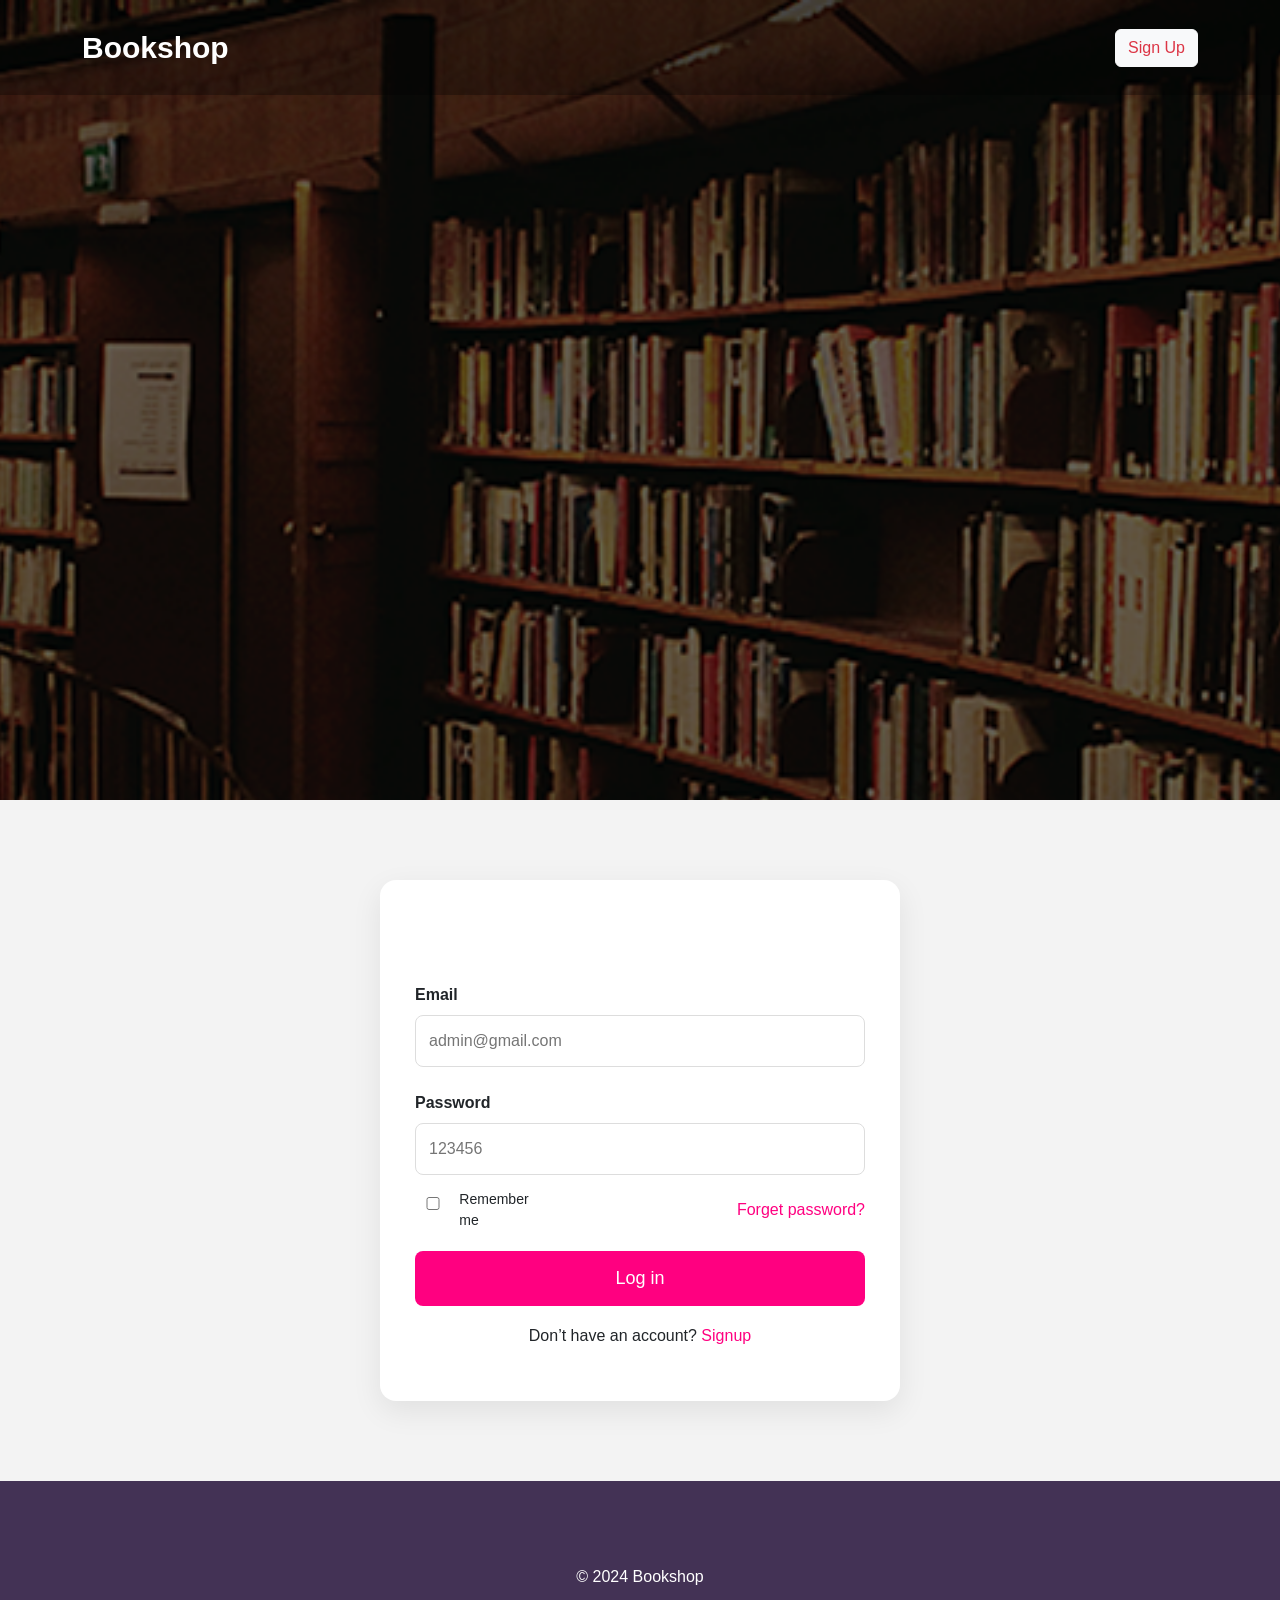
<file: bookshop-project/index.html>
<!-- =========================
index.html
صفحة تسجيل الدخول
========================= -->
<!DOCTYPE html>
<html lang="en">

<head>

<!-- ترميز الصفحة -->
<meta charset="UTF-8">

<!-- توافق الموبايل -->
<meta name="viewport" content="width=device-width, initial-scale=1.0">

<!-- عنوان الصفحة -->
<title>Bookshop | Login</title>

<!-- Bootstrap -->
<link href="https://cdn.jsdelivr.net/npm/bootstrap@5.3.8/dist/css/bootstrap.min.css" rel="stylesheet">

<!-- ملف CSS -->
<link rel="stylesheet" href="style.css">

<style>

/* الناف بار فوق الصورة */
.navbar{
z-index:1000;
}

/* قسم اللوجين فوق الصورة */
.login-section{
position:relative;
z-index:2000;
}

/* زرار اللوجين */
.login-btn{
position:relative;
z-index:3000;
cursor:pointer;
pointer-events:auto;
}

</style>

</head>

<body>

<!-- =========================
Navbar
========================= -->
<nav class="navbar navbar-expand-lg">

<div class="container">

<!-- اللوجو -->
<a href="home.html" class="navbar-brand text-white">
Bookshop
</a>

<!-- زرار التسجيل -->
<div class="ms-auto">

<button type="button"
class="btn btn-light text-danger"
onclick="window.location.href='signup.html'">

Sign Up

</button>

</div>

</div>

</nav>

<!-- =========================
Hero Image
========================= -->
<section class="hero"></section>

<!-- =========================
Login Form
========================= -->
<section class="login-section">

<div class="login-box">

<!-- عنوان -->
<h3>Welcome Back!</h3>

<!-- الإيميل -->
<label>Email</label>
<input type="email"
id="email"
placeholder="admin@gmail.com">

<!-- الباسورد -->
<label>Password</label>
<input type="password"
id="password"
placeholder="123456">

<!-- خيارات -->
<div class="options">

<div class="remember">

<input type="checkbox">

<span>Remember me</span>

</div>

<!-- نسيت كلمة السر -->
<a href="forgot.html">
Forget password?
</a>

</div>

<!-- زرار تسجيل الدخول -->
<button type="button"
class="login-btn"
id="loginBtn">

Log in

</button>

<!-- لينك التسجيل -->
<p class="signup-text">

Don’t have an account?

<a href="signup.html">
Signup
</a>

</p>

</div>

</section>

<!-- =========================
Footer
========================= -->
<footer class="footer">

<div class="container text-center p-4 text-white">

© 2024 Bookshop

</div>

</footer>

<!-- =========================
JavaScript
========================= -->
<script>

/* بعد تحميل الصفحة */
window.onload = function(){

/* لما يدوس لوجين */
document.getElementById("loginBtn").onclick = function(){

/* جلب القيم */
let email =
document.getElementById("email").value.trim();

let password =
document.getElementById("password").value.trim();

/* لو البيانات فاضية */
if(email === "" || password === ""){

alert("Please enter email and password");

return;

}

/* بيانات صحيحة */
if(email === "admin@gmail.com" &&
password === "123456"){

window.location.href = "home.html";

}

/* بيانات غلط */
else{

alert("Wrong email or password");

}

};

};

</script>

</body>
</html>
</file>
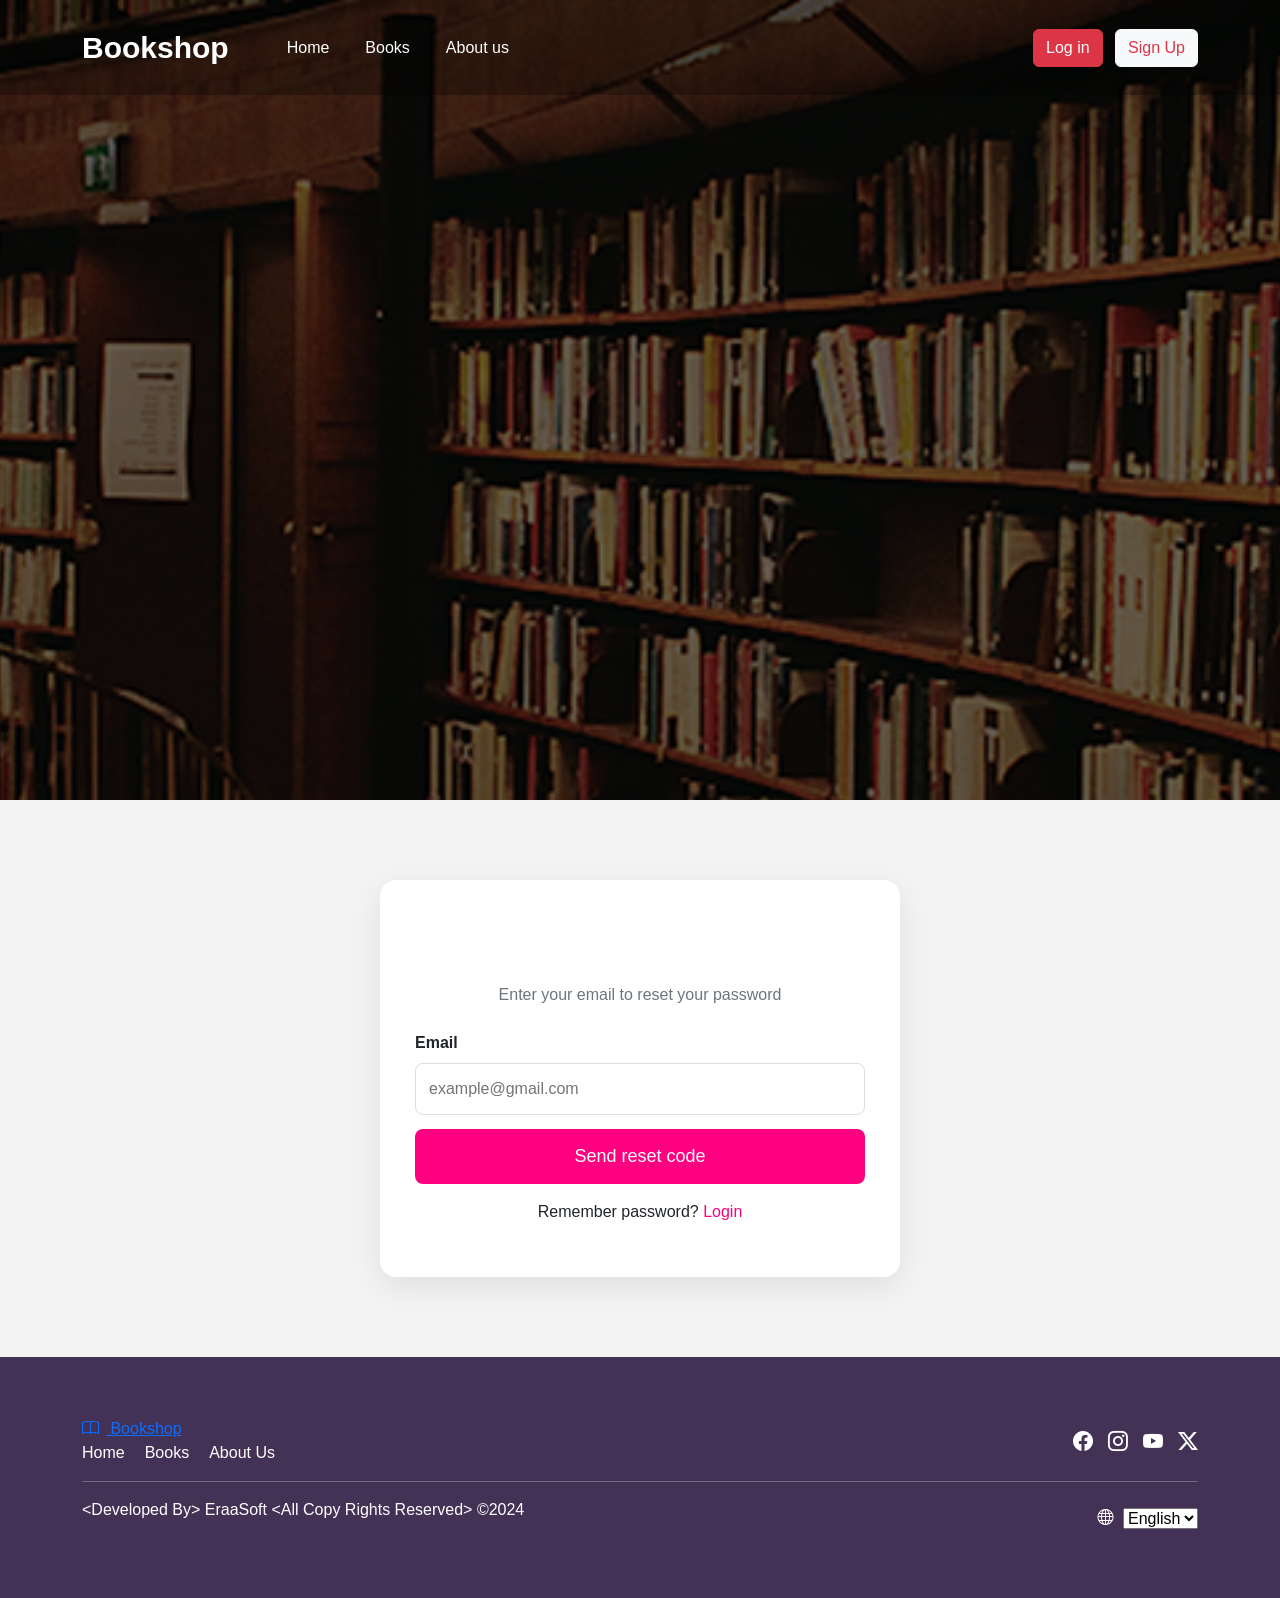
<file: bookshop-project/forgot.html>
<!-- =========================
forgot.html
صفحة نسيان كلمة المرور
========================= -->
<!DOCTYPE html>
<html lang="en">

<head>

<!-- ترميز الصفحة -->
<meta charset="UTF-8">

<!-- توافق الموبايل -->
<meta name="viewport" content="width=device-width, initial-scale=1.0">

<!-- عنوان الصفحة -->
<title>Bookshop | Forgot Password</title>

<!-- Bootstrap -->
<link href="https://cdn.jsdelivr.net/npm/bootstrap@5.3.8/dist/css/bootstrap.min.css" rel="stylesheet">

<!-- Bootstrap Icons -->
<link rel="stylesheet" href="https://cdn.jsdelivr.net/npm/bootstrap-icons@1.11.3/font/bootstrap-icons.min.css">

<!-- ملف CSS -->
<link rel="stylesheet" href="style.css">

</head>

<body>

<!-- =========================
Navbar
========================= -->
<nav class="navbar navbar-expand-lg">

<div class="container">

<!-- اللوجو -->
<a href="home.html" class="navbar-brand text-white">
Bookshop
</a>

<div class="collapse navbar-collapse">

<!-- روابط -->
<ul class="navbar-nav ms-4">

<li class="nav-item">
<a href="home.html" class="nav-link text-white">
Home
</a>
</li>

<li class="nav-item">
<a href="#" class="nav-link text-white">
Books
</a>
</li>

<li class="nav-item">
<a href="#" class="nav-link text-white">
About us
</a>
</li>

</ul>

<!-- أزرار -->
<div class="ms-auto">

<!-- Login -->
<button class="btn btn-danger me-2"
onclick="location.href='index.html'">

Log in

</button>

<!-- Signup -->
<button class="btn btn-light text-danger"
onclick="location.href='signup.html'">

Sign Up

</button>

</div>

</div>

</div>

</nav>

<!-- =========================
Hero Image
========================= -->
<section class="hero"></section>

<!-- =========================
Forgot Password Form
========================= -->
<section class="login-section">

<div class="login-box">

<!-- عنوان -->
<h3>Forget Password?</h3>

<!-- وصف -->
<p class="text-center text-secondary mb-4">

Enter your email to reset your password

</p>

<!-- الإيميل -->
<label>Email</label>

<input type="email"
placeholder="example@gmail.com">

<!-- زرار إرسال الكود -->
<button class="login-btn"
onclick="location.href='reset.html'">

Send reset code

</button>

<!-- رجوع -->
<p class="signup-text mt-3">

Remember password?

<a href="index.html">
Login
</a>

</p>

</div>

</section>

<!-- =========================
Footer
========================= -->
<footer class="footer">

<div class="container">

<div class="footer-top">

<!-- يسار -->
<div class="footer-left">

<a href="home.html" class="footer-logo">

<i class="bi bi-book me-2"></i>

Bookshop

</a>

<ul class="footer-links">

<li><a href="home.html">Home</a></li>
<li><a href="#">Books</a></li>
<li><a href="#">About Us</a></li>

</ul>

</div>

<!-- يمين -->
<div class="footer-right">

<a href="#"><i class="bi bi-facebook"></i></a>

<a href="#"><i class="bi bi-instagram"></i></a>

<a href="#"><i class="bi bi-youtube"></i></a>

<a href="#"><i class="bi bi-twitter-x"></i></a>

</div>

</div>

<hr>

<div class="footer-bottom">

<p>
&lt;Developed By&gt; EraaSoft
&lt;All Copy Rights Reserved&gt; ©2024
</p>

<div class="language-box">

<i class="bi bi-globe"></i>

<select>
<option>English</option>
<option>Arabic</option>
</select>

</div>

</div>

</div>

</footer>

<!-- Bootstrap JS -->
<script src="https://cdn.jsdelivr.net/npm/bootstrap@5.3.8/dist/js/bootstrap.bundle.min.js"></script>

</body>
</html>
</file>
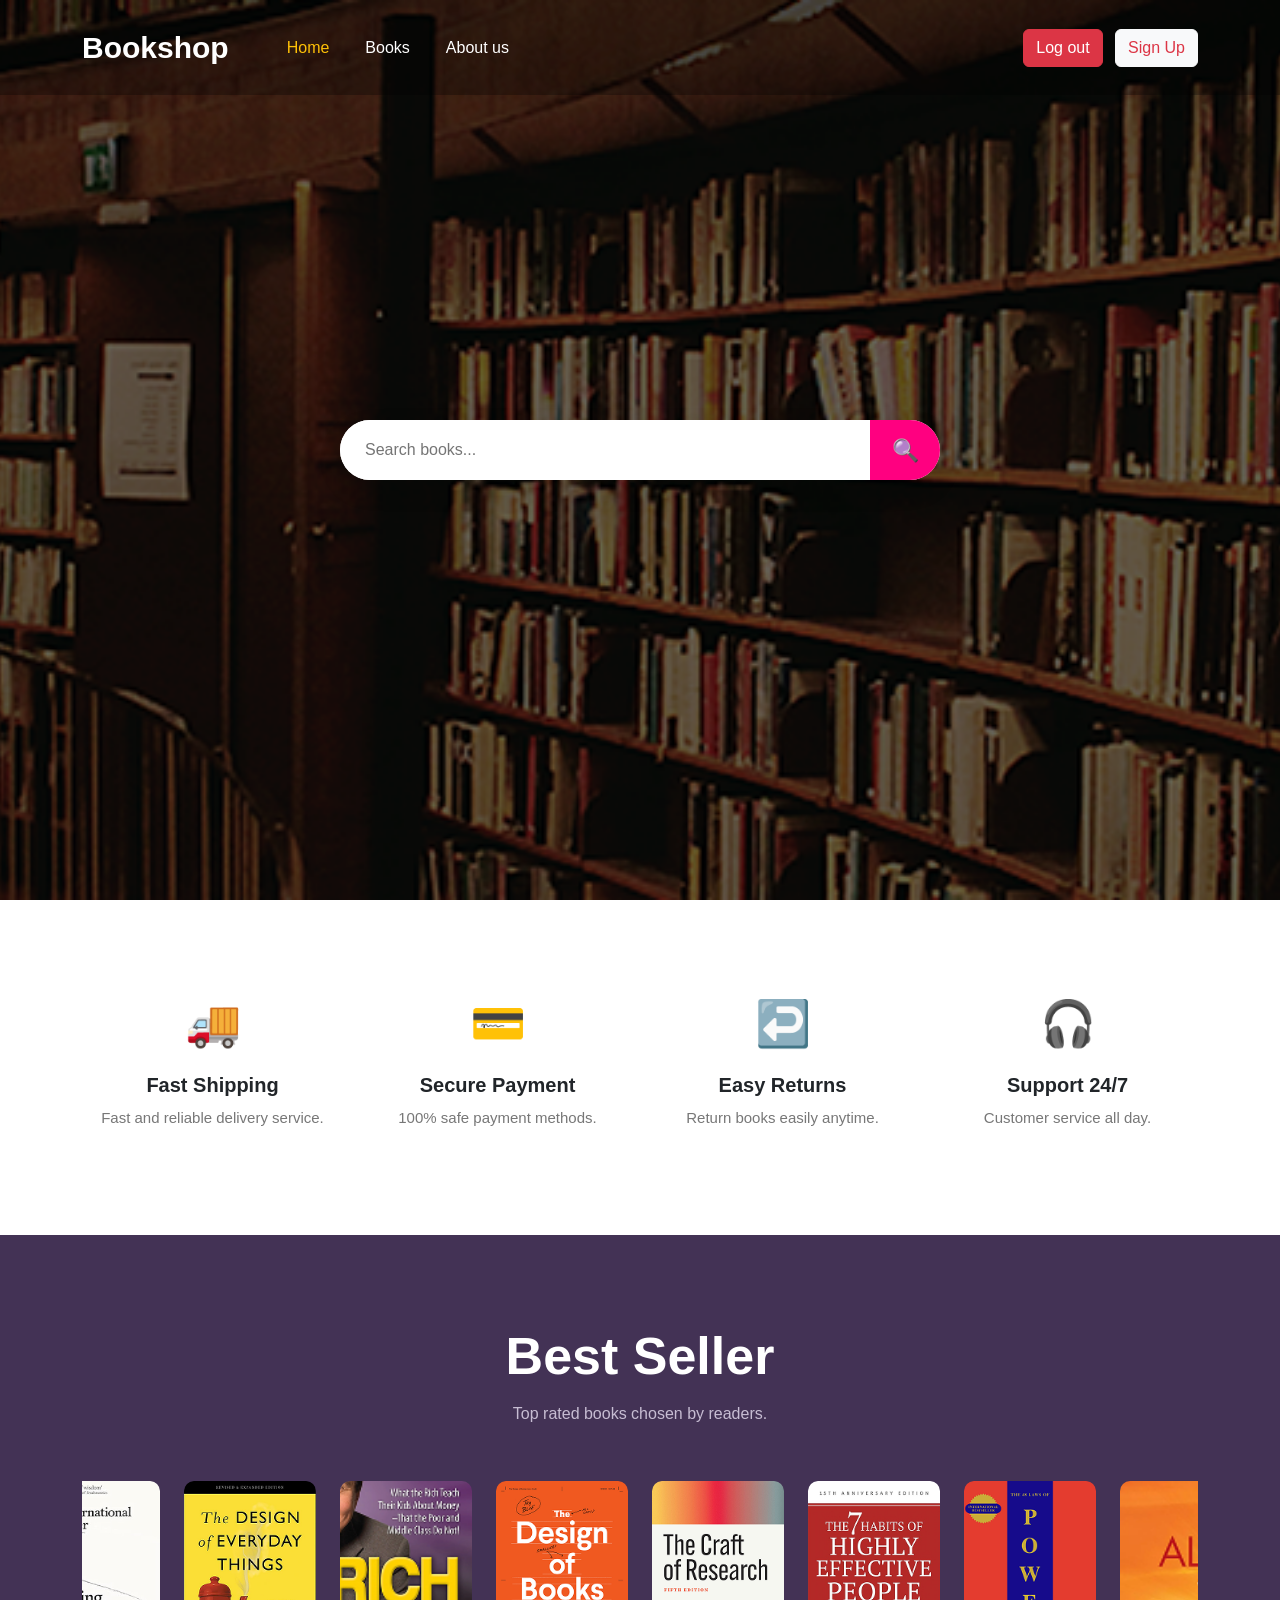
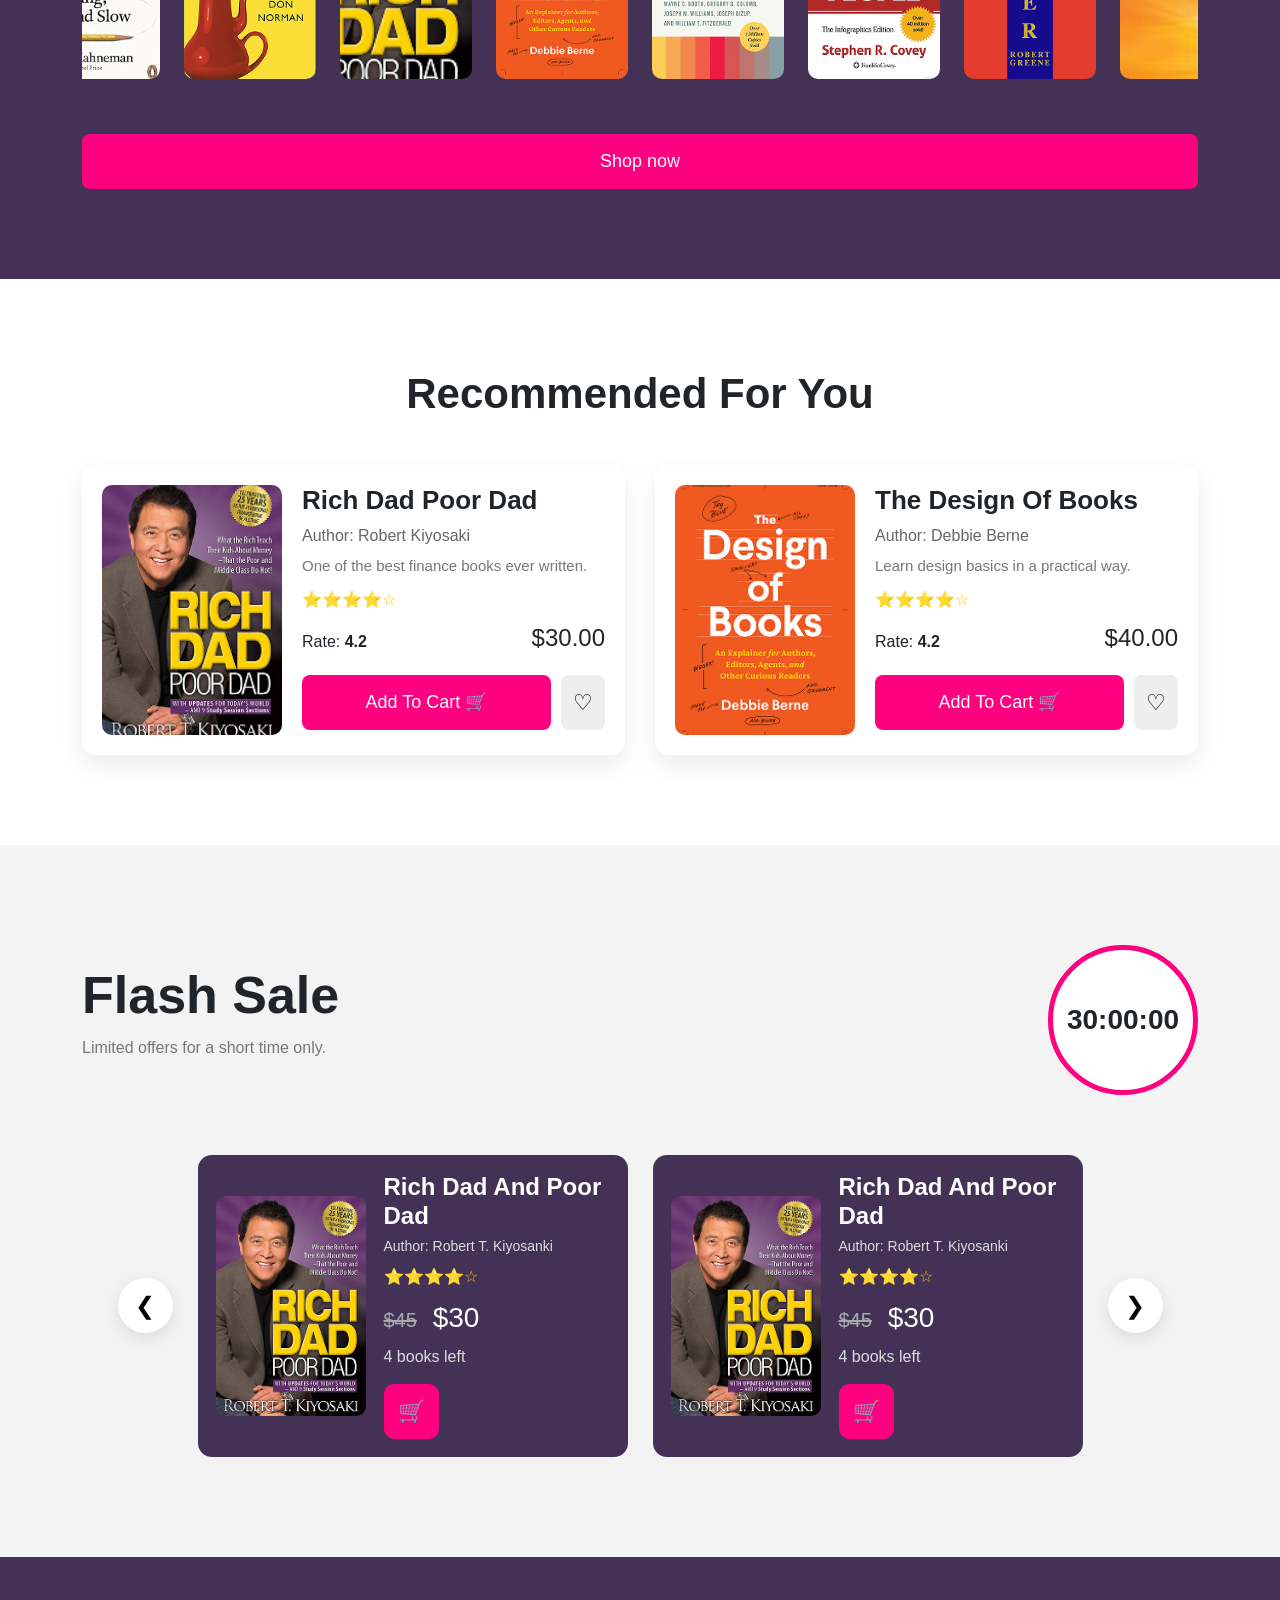
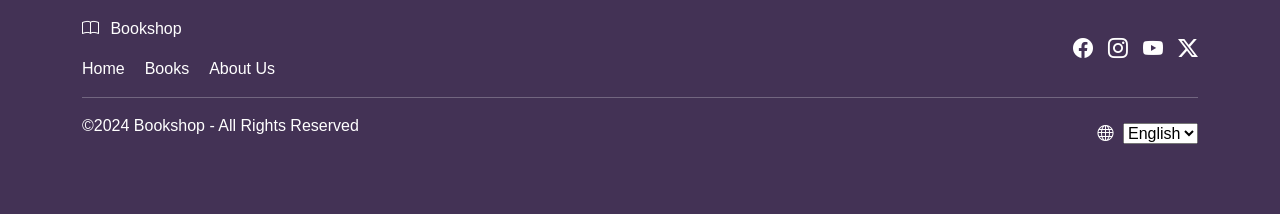
<file: bookshop-project/home.html>
<!-- =========================
home.html
نسخة نهائية احترافية
========================= -->
<!DOCTYPE html>
<html lang="en">

<head>

<meta charset="UTF-8">
<meta name="viewport" content="width=device-width, initial-scale=1.0">

<title>Bookshop | Home</title>

<!-- Bootstrap -->
<link href="https://cdn.jsdelivr.net/npm/bootstrap@5.3.8/dist/css/bootstrap.min.css" rel="stylesheet">

<!-- Icons -->
<link rel="stylesheet" href="https://cdn.jsdelivr.net/npm/bootstrap-icons@1.11.3/font/bootstrap-icons.min.css">

<!-- CSS -->
<link rel="stylesheet" href="style.css">

</head>

<body>

<!-- =========================
Navbar
========================= -->
<nav class="navbar navbar-expand-lg">

<div class="container">

<a href="home.html" class="navbar-brand text-white">
Bookshop
</a>

<button class="navbar-toggler bg-white" data-bs-toggle="collapse" data-bs-target="#navMenu">
<span class="navbar-toggler-icon"></span>
</button>

<div class="collapse navbar-collapse" id="navMenu">

<ul class="navbar-nav ms-4">

<li class="nav-item">
<a href="home.html" class="nav-link text-warning">Home</a>
</li>

<li class="nav-item">
<a href="#" class="nav-link text-white">Books</a>
</li>

<li class="nav-item">
<a href="#" class="nav-link text-white">About us</a>
</li>

</ul>

<div class="ms-auto mt-3 mt-lg-0">

<button class="btn btn-danger me-2"
onclick="location.href='index.html'">
Log out
</button>

<button class="btn btn-light text-danger"
onclick="location.href='signup.html'">
Sign Up
</button>

</div>

</div>

</div>

</nav>

<!-- =========================
Hero
========================= -->
<section class="home-hero">

<div class="search-box">

<input type="text" placeholder="Search books...">

<button>🔍</button>

</div>

</section>

<!-- =========================
Features
========================= -->
<section class="features">

<div class="container">

<div class="row text-center g-4">

<div class="col-md-3">
<div class="feature-icon">🚚</div>
<h5>Fast Shipping</h5>
<p>Fast and reliable delivery service.</p>
</div>

<div class="col-md-3">
<div class="feature-icon">💳</div>
<h5>Secure Payment</h5>
<p>100% safe payment methods.</p>
</div>

<div class="col-md-3">
<div class="feature-icon">↩️</div>
<h5>Easy Returns</h5>
<p>Return books easily anytime.</p>
</div>

<div class="col-md-3">
<div class="feature-icon">🎧</div>
<h5>Support 24/7</h5>
<p>Customer service all day.</p>
</div>

</div>

</div>

</section>

<!-- =========================
Best Seller
========================= -->
<section class="best-seller">

<div class="container">

<h2>Best Seller</h2>

<p>
Top rated books chosen by readers.
</p>

<div class="books-row">

<img src="1.png">
<img src="2.png">
<img src="3.png">
<img src="4.png">
<img src="5.png">
<img src="6.png">
<img src="7.png">
<img src="8.png">

</div>

<button class="shop-btn">
Shop now
</button>

</div>

</section>

<!-- =========================
Recommended
========================= -->
<section class="recommended">

<div class="container">

<h2>Recommended For You</h2>

<div class="recommend-grid">

<!-- Card -->
<div class="recommend-card">

<img src="9.png">

<div class="recommend-info">

<h3>Rich Dad Poor Dad</h3>

<h6>Author: Robert Kiyosaki</h6>

<p>
One of the best finance books ever written.
</p>

<div class="stars">
⭐⭐⭐⭐☆
</div>

<div class="rate-price">
<span>Rate: <b>4.2</b></span>
<h4>$30.00</h4>
</div>

<div class="card-buttons">

<button class="cart-btn">
Add To Cart 🛒
</button>

<button class="love-btn">
♡
</button>

</div>

</div>

</div>

<!-- Card -->
<div class="recommend-card">

<img src="4.png">

<div class="recommend-info">

<h3>The Design Of Books</h3>

<h6>Author: Debbie Berne</h6>

<p>
Learn design basics in a practical way.
</p>

<div class="stars">
⭐⭐⭐⭐☆
</div>

<div class="rate-price">
<span>Rate: <b>4.2</b></span>
<h4>$40.00</h4>
</div>

<div class="card-buttons">

<button class="cart-btn">
Add To Cart 🛒
</button>

<button class="love-btn">
♡
</button>

</div>

</div>

</div>

</div>

</div>

</section>

<!-- =========================
Flash Sale
========================= -->
<section class="flash-sale">

<div class="container">

<div class="flash-top">

<div>
<h2>Flash Sale</h2>
<p>Limited offers for a short time only.</p>
</div>

<div class="timer-circle">
30:00:00
</div>

</div>

<div class="flash-books">

<button class="arrow-btn">❮</button>

<!-- Card -->
<div class="flash-card">

<img src="9.png">

<div class="flash-info">

<h4>Rich Dad And Poor Dad</h4>

<h6>Author: Robert T. Kiyosanki</h6>

<div class="stars">⭐⭐⭐⭐☆</div>

<h5><del>$45</del> $30</h5>

<p>4 books left</p>

<button class="mini-cart">
🛒
</button>

</div>

</div>

<!-- Card -->
<div class="flash-card">

<img src="9.png">

<div class="flash-info">

<h4>Rich Dad And Poor Dad</h4>

<h6>Author: Robert T. Kiyosanki</h6>

<div class="stars">⭐⭐⭐⭐☆</div>

<h5><del>$45</del> $30</h5>

<p>4 books left</p>

<button class="mini-cart">
🛒
</button>

</div>

</div>

<button class="arrow-btn">❯</button>

</div>

</div>

</section>

<!-- =========================
Footer
========================= -->
<footer class="footer">

<div class="container">

<div class="footer-top">

<div>

<a href="home.html" class="footer-logo text-white text-decoration-none">
<i class="bi bi-book me-2"></i>
Bookshop
</a>

<ul class="footer-links mt-3">

<li><a href="home.html">Home</a></li>
<li><a href="#">Books</a></li>
<li><a href="#">About Us</a></li>

</ul>

</div>

<div class="footer-right">

<a href="#"><i class="bi bi-facebook"></i></a>
<a href="#"><i class="bi bi-instagram"></i></a>
<a href="#"><i class="bi bi-youtube"></i></a>
<a href="#"><i class="bi bi-twitter-x"></i></a>

</div>

</div>

<hr>

<div class="footer-bottom">

<p>
©2024 Bookshop - All Rights Reserved
</p>

<div class="language-box">

<i class="bi bi-globe"></i>

<select>
<option>English</option>
<option>Arabic</option>
</select>

</div>

</div>

</div>

</footer>

<script src="https://cdn.jsdelivr.net/npm/bootstrap@5.3.8/dist/js/bootstrap.bundle.min.js"></script>

</body>
</html>
</file>
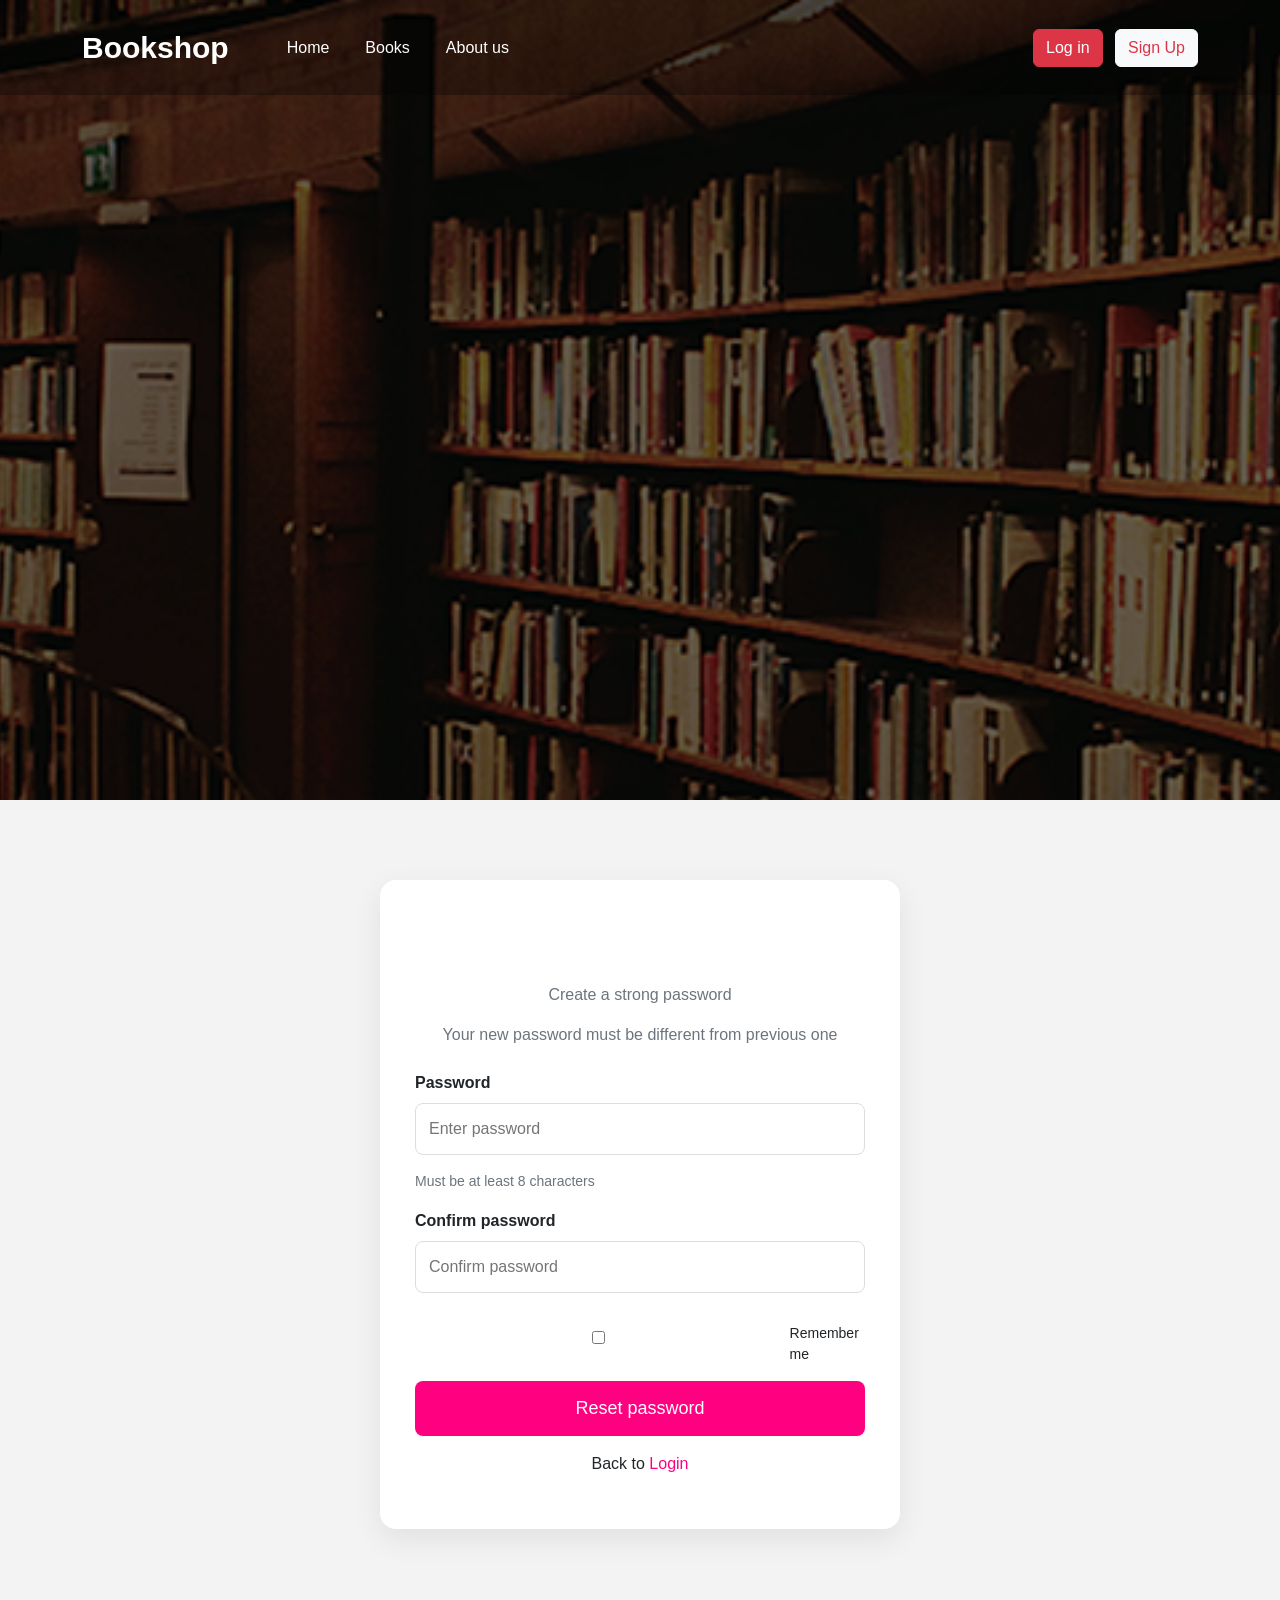
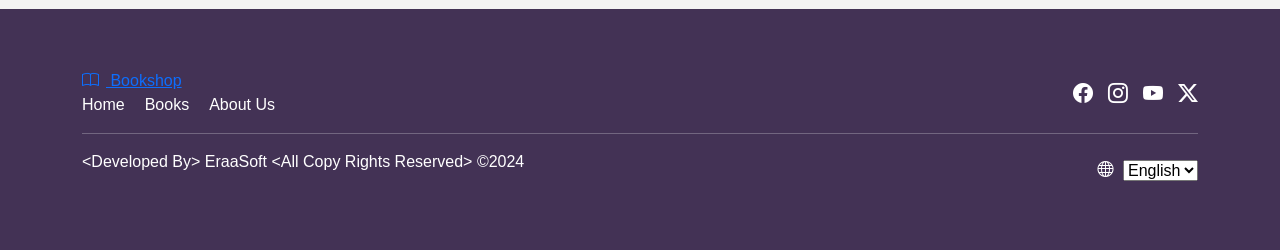
<file: bookshop-project/newpassword.html>
<!-- =========================
newpassword.html
صفحة إنشاء كلمة مرور جديدة
========================= -->
<!DOCTYPE html>
<html lang="en">

<head>

<!-- ترميز الصفحة -->
<meta charset="UTF-8">

<!-- توافق الموبايل -->
<meta name="viewport" content="width=device-width, initial-scale=1.0">

<!-- عنوان الصفحة -->
<title>Bookshop | Create New Password</title>

<!-- Bootstrap -->
<link href="https://cdn.jsdelivr.net/npm/bootstrap@5.3.8/dist/css/bootstrap.min.css" rel="stylesheet">

<!-- Bootstrap Icons -->
<link rel="stylesheet" href="https://cdn.jsdelivr.net/npm/bootstrap-icons@1.11.3/font/bootstrap-icons.min.css">

<!-- ملف CSS -->
<link rel="stylesheet" href="style.css">

</head>

<body>

<!-- =========================
Navbar
========================= -->
<nav class="navbar navbar-expand-lg">

<div class="container">

<!-- اللوجو -->
<a href="home.html" class="navbar-brand text-white">
Bookshop
</a>

<div class="collapse navbar-collapse">

<!-- روابط -->
<ul class="navbar-nav ms-4">

<li class="nav-item">
<a href="home.html" class="nav-link text-white">
Home
</a>
</li>

<li class="nav-item">
<a href="#" class="nav-link text-white">
Books
</a>
</li>

<li class="nav-item">
<a href="#" class="nav-link text-white">
About us
</a>
</li>

</ul>

<!-- أزرار -->
<div class="ms-auto">

<!-- Login -->
<button class="btn btn-danger me-2"
onclick="location.href='index.html'">

Log in

</button>

<!-- Signup -->
<button class="btn btn-light text-danger"
onclick="location.href='signup.html'">

Sign Up

</button>

</div>

</div>

</div>

</nav>

<!-- =========================
Hero Image
========================= -->
<section class="hero"></section>

<!-- =========================
Create Password Form
========================= -->
<section class="login-section">

<div class="login-box">

<!-- عنوان -->
<h3>Create new password!</h3>

<!-- وصف -->
<p class="text-center text-secondary">

Create a strong password

</p>

<p class="text-center text-secondary mb-4">

Your new password must be different from previous one

</p>

<!-- كلمة المرور -->
<label>Password</label>

<input type="password"
placeholder="Enter password">

<!-- ملاحظة -->
<small class="text-secondary">

Must be at least 8 characters

</small>

<!-- تأكيد كلمة المرور -->
<label class="mt-3">

Confirm password

</label>

<input type="password"
placeholder="Confirm password">

<!-- تذكرني -->
<div class="remember mt-3 mb-3">

<input type="checkbox">

<span>
Remember me
</span>

</div>

<!-- زرار الحفظ -->
<button class="login-btn"
onclick="location.href='index.html'">

Reset password

</button>

<!-- رجوع -->
<p class="signup-text mt-3">

Back to

<a href="index.html">
Login
</a>

</p>

</div>

</section>

<!-- =========================
Footer
========================= -->
<footer class="footer">

<div class="container">

<div class="footer-top">

<!-- يسار -->
<div class="footer-left">

<a href="home.html" class="footer-logo">

<i class="bi bi-book me-2"></i>

Bookshop

</a>

<ul class="footer-links">

<li><a href="home.html">Home</a></li>
<li><a href="#">Books</a></li>
<li><a href="#">About Us</a></li>

</ul>

</div>

<!-- يمين -->
<div class="footer-right">

<a href="#"><i class="bi bi-facebook"></i></a>

<a href="#"><i class="bi bi-instagram"></i></a>

<a href="#"><i class="bi bi-youtube"></i></a>

<a href="#"><i class="bi bi-twitter-x"></i></a>

</div>

</div>

<hr>

<div class="footer-bottom">

<p>
&lt;Developed By&gt; EraaSoft
&lt;All Copy Rights Reserved&gt; ©2024
</p>

<div class="language-box">

<i class="bi bi-globe"></i>

<select>
<option>English</option>
<option>Arabic</option>
</select>

</div>

</div>

</div>

</footer>

<!-- Bootstrap JS -->
<script src="https://cdn.jsdelivr.net/npm/bootstrap@5.3.8/dist/js/bootstrap.bundle.min.js"></script>

</body>
</html>
</file>
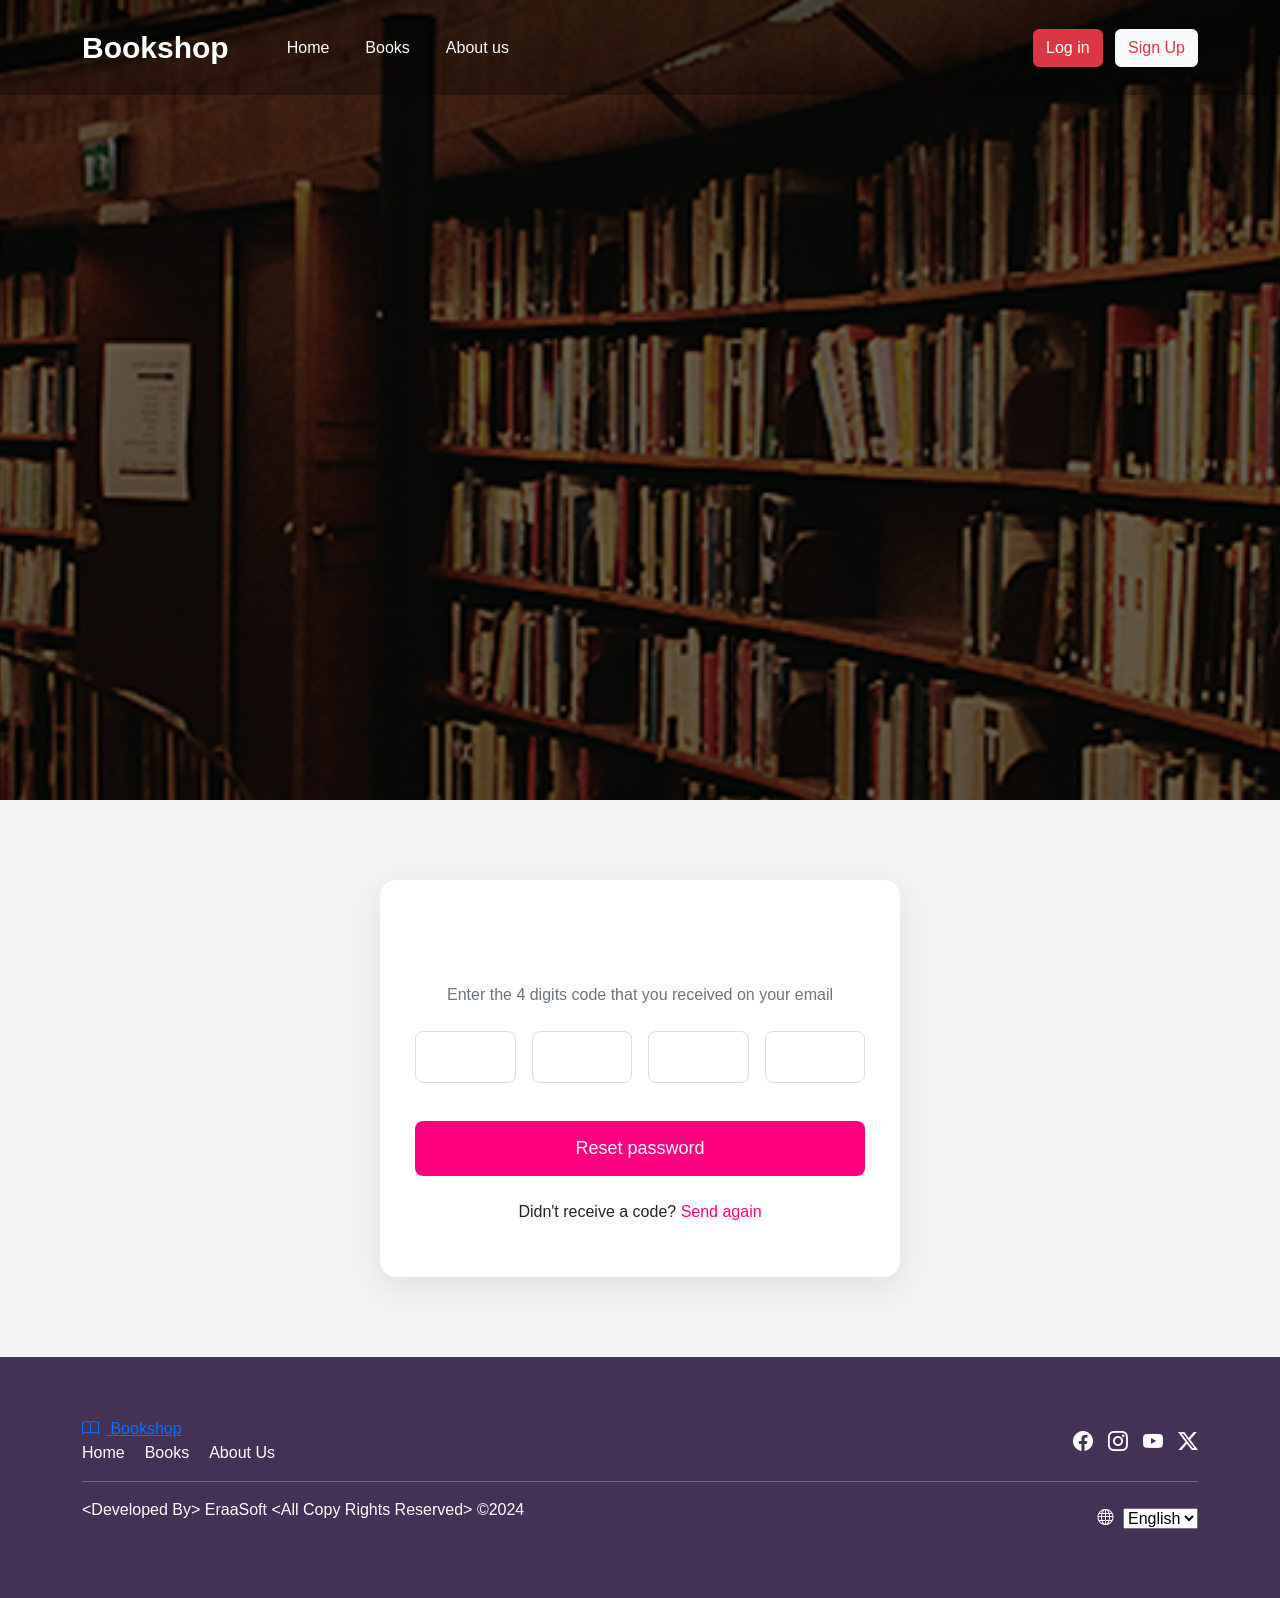
<file: bookshop-project/reset.html>
<!-- =========================
reset.html
صفحة إدخال كود التحقق
========================= -->
<!DOCTYPE html>
<html lang="en">

<head>

<!-- ترميز الصفحة -->
<meta charset="UTF-8">

<!-- توافق الموبايل -->
<meta name="viewport" content="width=device-width, initial-scale=1.0">

<!-- عنوان الصفحة -->
<title>Bookshop | Reset Password</title>

<!-- Bootstrap -->
<link href="https://cdn.jsdelivr.net/npm/bootstrap@5.3.8/dist/css/bootstrap.min.css" rel="stylesheet">

<!-- Bootstrap Icons -->
<link rel="stylesheet" href="https://cdn.jsdelivr.net/npm/bootstrap-icons@1.11.3/font/bootstrap-icons.min.css">

<!-- ملف CSS -->
<link rel="stylesheet" href="style.css">

</head>

<body>

<!-- =========================
Navbar
========================= -->
<nav class="navbar navbar-expand-lg">

<div class="container">

<!-- اللوجو -->
<a href="home.html" class="navbar-brand text-white">
Bookshop
</a>

<div class="collapse navbar-collapse">

<!-- روابط -->
<ul class="navbar-nav ms-4">

<li class="nav-item">
<a href="home.html" class="nav-link text-white">
Home
</a>
</li>

<li class="nav-item">
<a href="#" class="nav-link text-white">
Books
</a>
</li>

<li class="nav-item">
<a href="#" class="nav-link text-white">
About us
</a>
</li>

</ul>

<!-- أزرار -->
<div class="ms-auto">

<!-- Login -->
<button class="btn btn-danger me-2"
onclick="location.href='index.html'">

Log in

</button>

<!-- Signup -->
<button class="btn btn-light text-danger"
onclick="location.href='signup.html'">

Sign Up

</button>

</div>

</div>

</div>

</nav>

<!-- =========================
Hero Image
========================= -->
<section class="hero"></section>

<!-- =========================
Reset Form
========================= -->
<section class="login-section">

<div class="login-box text-center">

<!-- عنوان -->
<h3>Reset your password!</h3>

<!-- وصف -->
<p class="text-secondary mb-4">

Enter the 4 digits code that you received on your email

</p>

<!-- خانات الكود -->
<div class="d-flex justify-content-center gap-3 mb-4">

<input type="text"
maxlength="1"
class="code-input">

<input type="text"
maxlength="1"
class="code-input">

<input type="text"
maxlength="1"
class="code-input">

<input type="text"
maxlength="1"
class="code-input">

</div>

<!-- زرار التالي -->
<button class="login-btn"
onclick="location.href='newpassword.html'">

Reset password

</button>

<!-- إعادة إرسال -->
<p class="signup-text mt-4">

Didn't receive a code?

<a href="forgot.html">
Send again
</a>

</p>

</div>

</section>

<!-- =========================
Footer
========================= -->
<footer class="footer">

<div class="container">

<div class="footer-top">

<!-- يسار -->
<div class="footer-left">

<a href="home.html" class="footer-logo">

<i class="bi bi-book me-2"></i>

Bookshop

</a>

<ul class="footer-links">

<li><a href="home.html">Home</a></li>
<li><a href="#">Books</a></li>
<li><a href="#">About Us</a></li>

</ul>

</div>

<!-- يمين -->
<div class="footer-right">

<a href="#"><i class="bi bi-facebook"></i></a>

<a href="#"><i class="bi bi-instagram"></i></a>

<a href="#"><i class="bi bi-youtube"></i></a>

<a href="#"><i class="bi bi-twitter-x"></i></a>

</div>

</div>

<hr>

<div class="footer-bottom">

<p>
&lt;Developed By&gt; EraaSoft
&lt;All Copy Rights Reserved&gt; ©2024
</p>

<div class="language-box">

<i class="bi bi-globe"></i>

<select>
<option>English</option>
<option>Arabic</option>
</select>

</div>

</div>

</div>

</footer>

<!-- Bootstrap JS -->
<script src="https://cdn.jsdelivr.net/npm/bootstrap@5.3.8/dist/js/bootstrap.bundle.min.js"></script>

</body>
</html>
</file>
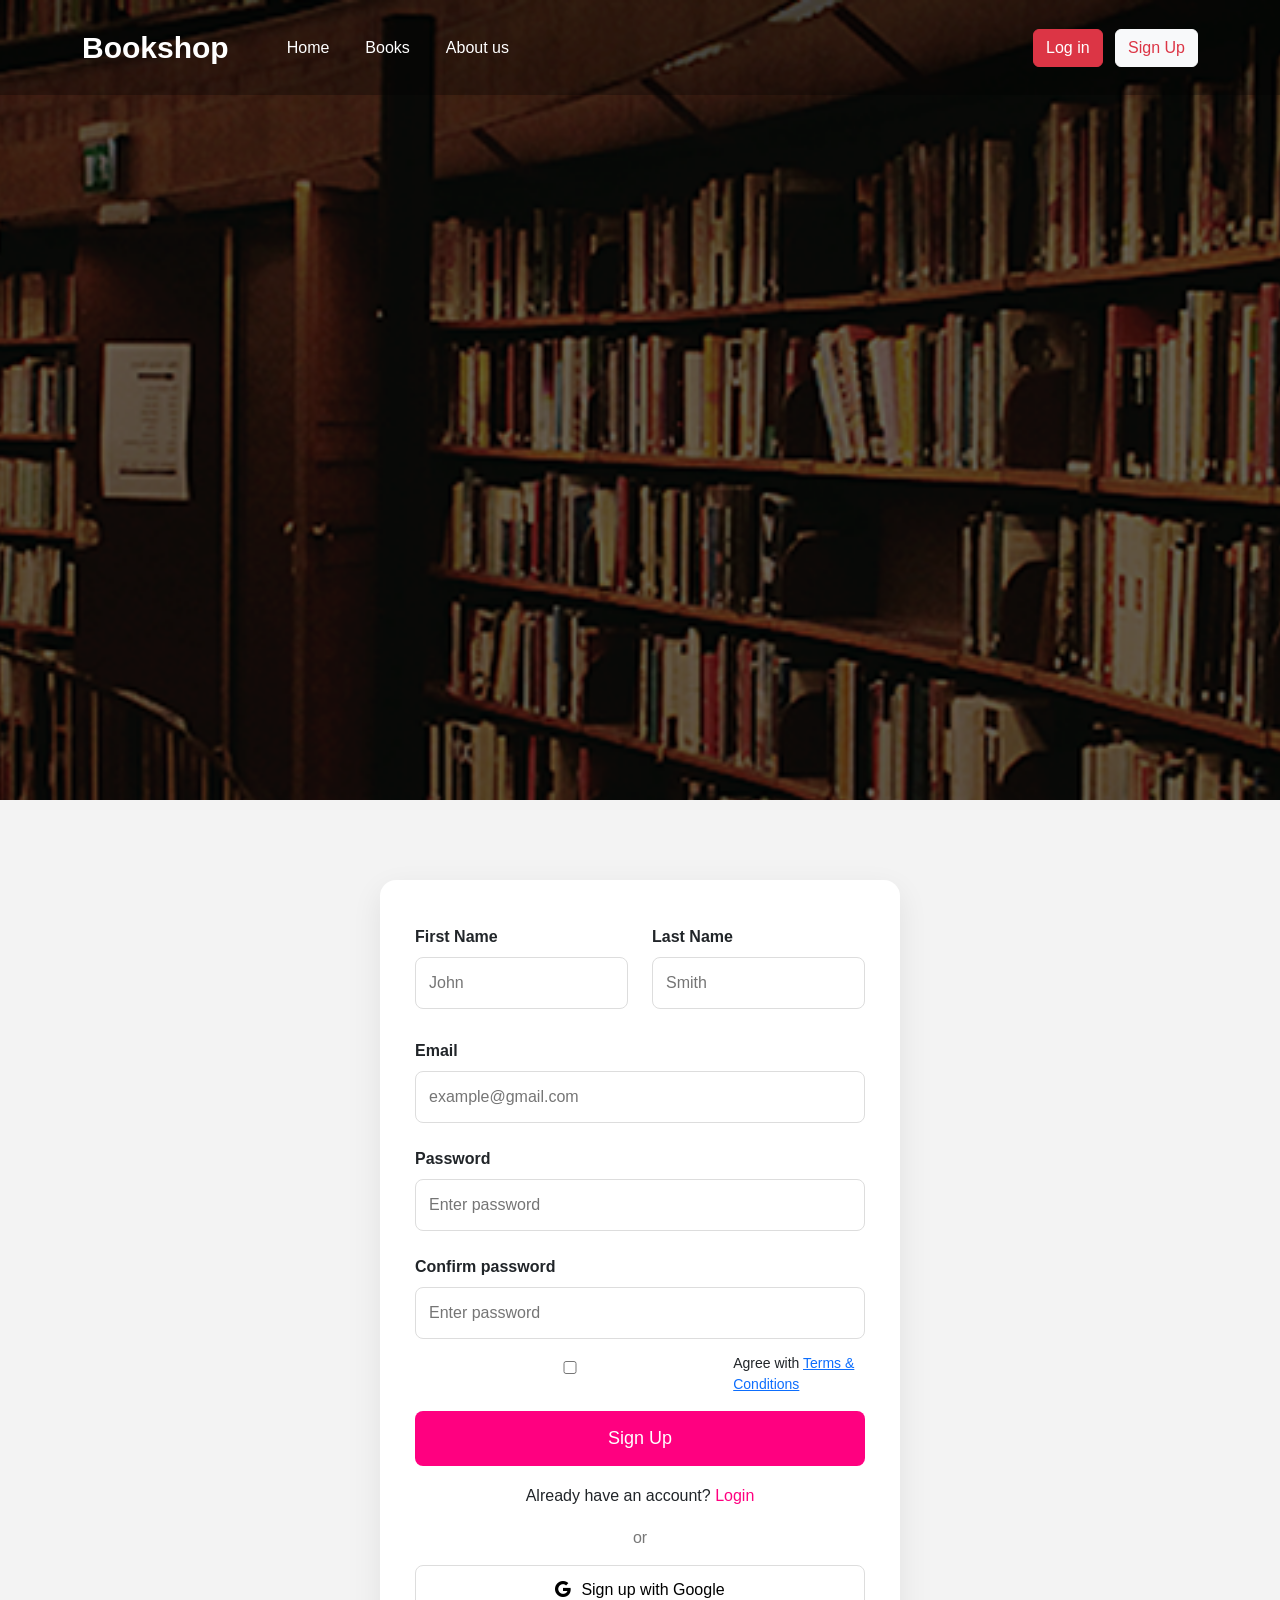
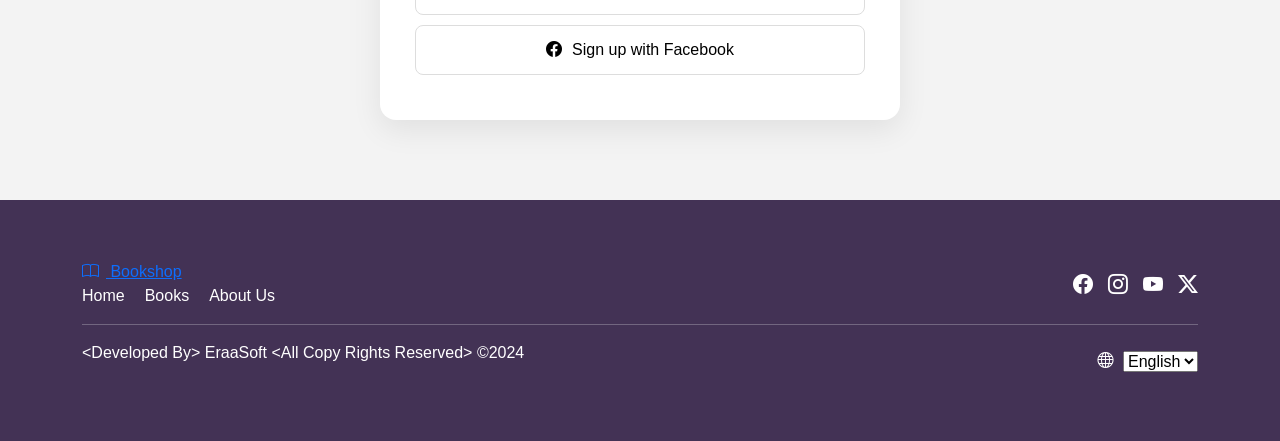
<file: bookshop-project/signup.html>
<!-- =========================
signup.html
صفحة إنشاء حساب
========================= -->
<!DOCTYPE html>
<html lang="en">

<head>

<!-- ترميز الصفحة -->
<meta charset="UTF-8">

<!-- توافق الموبايل -->
<meta name="viewport" content="width=device-width, initial-scale=1.0">

<!-- عنوان الصفحة -->
<title>Bookshop | Sign Up</title>

<!-- Bootstrap -->
<link href="https://cdn.jsdelivr.net/npm/bootstrap@5.3.8/dist/css/bootstrap.min.css" rel="stylesheet">

<!-- Bootstrap Icons -->
<link rel="stylesheet" href="https://cdn.jsdelivr.net/npm/bootstrap-icons@1.11.3/font/bootstrap-icons.min.css">

<!-- ملف CSS -->
<link rel="stylesheet" href="style.css">

</head>

<body>

<!-- =========================
Navbar
========================= -->
<nav class="navbar navbar-expand-lg">

<div class="container">

<!-- اللوجو -->
<a href="home.html" class="navbar-brand text-white">
Bookshop
</a>

<!-- روابط -->
<div class="collapse navbar-collapse">

<ul class="navbar-nav ms-4">

<li class="nav-item">
<a href="home.html" class="nav-link text-white">
Home
</a>
</li>

<li class="nav-item">
<a href="#" class="nav-link text-white">
Books
</a>
</li>

<li class="nav-item">
<a href="#" class="nav-link text-white">
About us
</a>
</li>

</ul>

<!-- أزرار -->
<div class="ms-auto">

<!-- زرار Login -->
<button class="btn btn-danger me-2"
onclick="location.href='index.html'">

Log in

</button>

<!-- زرار Sign Up -->
<button class="btn btn-light text-danger">

Sign Up

</button>

</div>

</div>

</div>

</nav>

<!-- =========================
Hero Image
========================= -->
<section class="hero"></section>

<!-- =========================
Signup Form
========================= -->
<section class="login-section">

<div class="login-box">

<div class="row">

<!-- الاسم الأول -->
<div class="col-md-6">

<label>First Name</label>

<input type="text"
placeholder="John">

</div>

<!-- الاسم الأخير -->
<div class="col-md-6">

<label>Last Name</label>

<input type="text"
placeholder="Smith">

</div>

</div>

<!-- الإيميل -->
<label class="mt-3">Email</label>

<input type="email"
placeholder="example@gmail.com">

<!-- الباسورد -->
<label>Password</label>

<input type="password"
placeholder="Enter password">

<!-- تأكيد الباسورد -->
<label>Confirm password</label>

<input type="password"
placeholder="Enter password">

<!-- الموافقة -->
<div class="remember mb-3">

<input type="checkbox">

<span>

Agree with

<a href="#">
Terms & Conditions
</a>

</span>

</div>

<!-- زرار التسجيل -->
<button class="login-btn"
onclick="location.href='home.html'">

Sign Up

</button>

<!-- رابط اللوجين -->
<p class="signup-text">

Already have an account?

<a href="index.html">
Login
</a>

</p>

<!-- أو -->
<p class="or">or</p>

<!-- جوجل -->
<button class="social-btn">

<i class="bi bi-google"></i>

Sign up with Google

</button>

<!-- فيسبوك -->
<button class="social-btn">

<i class="bi bi-facebook"></i>

Sign up with Facebook

</button>

</div>

</section>

<!-- =========================
Footer
========================= -->
<footer class="footer">

<div class="container">

<div class="footer-top">

<!-- يسار -->
<div class="footer-left">

<a href="home.html" class="footer-logo">

<i class="bi bi-book me-2"></i>

Bookshop

</a>

<ul class="footer-links">

<li><a href="home.html">Home</a></li>

<li><a href="#">Books</a></li>

<li><a href="#">About Us</a></li>

</ul>

</div>

<!-- يمين -->
<div class="footer-right">

<a href="#"><i class="bi bi-facebook"></i></a>

<a href="#"><i class="bi bi-instagram"></i></a>

<a href="#"><i class="bi bi-youtube"></i></a>

<a href="#"><i class="bi bi-twitter-x"></i></a>

</div>

</div>

<hr>

<div class="footer-bottom">

<p>
&lt;Developed By&gt; EraaSoft
&lt;All Copy Rights Reserved&gt; ©2024
</p>

<div class="language-box">

<i class="bi bi-globe"></i>

<select>
<option>English</option>
<option>Arabic</option>
</select>

</div>

</div>

</div>

</footer>

<!-- Bootstrap JS -->
<script src="https://cdn.jsdelivr.net/npm/bootstrap@5.3.8/dist/js/bootstrap.bundle.min.js"></script>

</body>
</html>
</file>
<file: bookshop-project/style.css>
/* ==================================================
   BOOKSHOP - FULL STYLE.CSS
   لجميع الصفحات
================================================== */

/* =============== RESET =============== */
*{
margin:0;
padding:0;
box-sizing:border-box;
}

html{
scroll-behavior:smooth;
}

body{
font-family:Arial, Helvetica, sans-serif;
overflow-x:hidden;
background:#fff;
}

/* =============== COLORS =============== */
:root{
--main:#ff0080;
--dark:#433255;
--light:#f3f3f3;
--gray:#777;
--white:#fff;
}

/* =============== NAVBAR =============== */
.navbar{
position:absolute;
top:0;
left:0;
width:100%;
z-index:999;
padding:20px 0;
background:rgba(0,0,0,.30);
}

.navbar-brand{
font-size:30px;
font-weight:700;
color:#fff !important;
}

.nav-link{
margin:0 10px;
transition:.3s;
}

.nav-link:hover{
color:var(--main)!important;
}

/* =============== HERO =============== */
.hero,
.home-hero{
height:100vh;
background:url("book.png") center/cover no-repeat;
display:flex;
justify-content:center;
align-items:center;
padding:20px;
}

/* =============== SEARCH =============== */
.search-box{
width:600px;
max-width:100%;
display:flex;
background:#fff;
border-radius:50px;
overflow:hidden;
box-shadow:0 10px 25px rgba(0,0,0,.12);
}

.search-box input{
flex:1;
border:none;
outline:none;
padding:18px 25px;
font-size:16px;
}

.search-box button{
width:70px;
border:none;
background:var(--main);
color:#fff;
font-size:22px;
cursor:pointer;
}

/* =============== LOGIN / SIGNUP =============== */
.login-section{
background:var(--light);
padding:80px 0;
margin-top:-100px;
position:relative;
z-index:5;
}

.login-box{
width:520px;
max-width:95%;
background:#fff;
margin:auto;
padding:35px;
border-radius:16px;
box-shadow:0 10px 30px rgba(0,0,0,.08);
}

.login-box h3{
text-align:center;
font-size:36px;
font-weight:700;
color:#fff;
margin-bottom:25px;
}

.login-box label{
display:block;
margin:10px 0 8px;
font-weight:600;
}

.login-box input{
width:100%;
padding:13px;
border:1px solid #ddd;
border-radius:8px;
outline:none;
margin-bottom:14px;
}

.login-box input:focus{
border-color:var(--main);
}

.options{
display:flex;
justify-content:space-between;
align-items:center;
gap:10px;
margin-bottom:20px;
}

.remember{
display:flex;
align-items:center;
gap:8px;
font-size:14px;
}

.options a,
.signup-text a{
color:var(--main);
text-decoration:none;
}

.signup-text{
text-align:center;
margin:18px 0;
}

.or{
text-align:center;
color:#777;
margin:15px 0;
}

/* =============== BUTTONS =============== */
.login-btn,
.cart-btn,
.shop-btn{
width:100%;
padding:14px;
border:none;
background:var(--main);
color:#fff;
border-radius:8px;
font-size:18px;
cursor:pointer;
transition:.3s;
}

.login-btn:hover,
.cart-btn:hover,
.shop-btn:hover{
transform:translateY(-3px);
}

.social-btn{
width:100%;
padding:12px;
border:1px solid #ddd;
background:#fff;
border-radius:8px;
margin-bottom:10px;
cursor:pointer;
display:flex;
justify-content:center;
align-items:center;
gap:10px;
}

/* =============== FEATURES =============== */
.features{
padding:90px 0;
}

.feature-icon{
font-size:45px;
margin-bottom:15px;
}

.features h5{
font-weight:700;
margin-bottom:10px;
}

.features p{
color:var(--gray);
font-size:15px;
}

/* =============== BEST SELLER =============== */
.best-seller{
background:var(--dark);
padding:90px 0;
text-align:center;
overflow:hidden;
}

.best-seller h2{
font-size:52px;
color:#fff;
font-weight:700;
margin-bottom:15px;
}

.best-seller p{
max-width:620px;
margin:auto;
color:#c7bdd3;
margin-bottom:55px;
}

.books-row{
display:flex;
justify-content:center;
gap:24px;
flex-wrap:nowrap;
overflow:hidden;
margin-bottom:55px;
}

.books-row img{
width:132px;
height:198px;
object-fit:cover;
border-radius:10px;
flex-shrink:0;
transition:.3s;
}

.books-row img:hover{
transform:translateY(-8px);
}

/* =============== RECOMMENDED =============== */
.recommended{
padding:90px 0;
}

.recommended h2{
text-align:center;
font-size:42px;
font-weight:700;
margin-bottom:45px;
}

.recommend-grid{
display:grid;
grid-template-columns:repeat(2,1fr);
gap:30px;
}

.recommend-card{
display:flex;
gap:20px;
padding:20px;
background:#fff;
border-radius:14px;
box-shadow:0 10px 25px rgba(0,0,0,.08);
}

.recommend-card img{
width:180px;
height:250px;
object-fit:cover;
border-radius:10px;
}

.recommend-info{
flex:1;
}

.recommend-info h3{
font-size:26px;
font-weight:700;
margin-bottom:10px;
}

.recommend-info h6{
color:#666;
margin-bottom:10px;
}

.recommend-info p{
font-size:15px;
color:#777;
margin-bottom:10px;
}

.stars{
color:#ffc107;
margin-bottom:12px;
}

.rate-price{
display:flex;
justify-content:space-between;
align-items:center;
margin-bottom:15px;
}

.card-buttons{
display:flex;
gap:10px;
}

.love-btn{
width:55px;
border:none;
background:#eee;
border-radius:8px;
font-size:22px;
cursor:pointer;
}

/* =============== FLASH SALE =============== */
.flash-sale{
background:var(--light);
padding:100px 0;
}

.flash-top{
display:flex;
justify-content:space-between;
align-items:center;
margin-bottom:60px;
gap:30px;
}

.flash-top h2{
font-size:52px;
font-weight:700;
margin-bottom:10px;
}

.flash-top p{
color:#777;
max-width:450px;
}

.timer-circle{
width:150px;
height:150px;
border-radius:50%;
background:#fff;
border:5px solid var(--main);
display:flex;
justify-content:center;
align-items:center;
font-size:28px;
font-weight:700;
}

.flash-books{
display:flex;
justify-content:center;
align-items:center;
gap:25px;
}

.arrow-btn{
width:55px;
height:55px;
border:none;
border-radius:50%;
background:#fff;
font-size:24px;
cursor:pointer;
box-shadow:0 5px 15px rgba(0,0,0,.1);
}

.flash-card{
width:430px;
background:var(--dark);
padding:18px;
border-radius:14px;
display:flex;
gap:18px;
align-items:center;
}

.flash-card img{
width:150px;
height:220px;
object-fit:cover;
border-radius:10px;
}

.flash-info{
color:#fff;
flex:1;
}

.flash-info h4{
font-size:24px;
font-weight:700;
margin-bottom:8px;
}

.flash-info h6{
font-size:14px;
color:#ddd;
margin-bottom:10px;
}

.flash-info h5{
font-size:28px;
margin-bottom:10px;
}

.flash-info del{
font-size:20px;
color:#aaa;
margin-right:8px;
}

.flash-info p{
color:#ddd;
margin-bottom:15px;
}

.mini-cart{
width:55px;
height:55px;
border:none;
border-radius:10px;
background:var(--main);
color:#fff;
font-size:22px;
cursor:pointer;
}

/* =============== FOOTER =============== */
.footer{
background:var(--dark);
padding:60px 0;
color:#fff;
}

.footer-top,
.footer-bottom{
display:flex;
justify-content:space-between;
align-items:center;
gap:20px;
flex-wrap:wrap;
}

.footer-links{
display:flex;
gap:20px;
list-style:none;
padding:0;
margin:0;
}

.footer-links a,
.footer-right a{
color:#fff;
text-decoration:none;
}

.footer-right{
display:flex;
gap:15px;
font-size:20px;
}

.language-box{
display:flex;
align-items:center;
gap:10px;
}

/* =============== MOBILE =============== */
@media(max-width:992px){

.recommend-grid{
grid-template-columns:1fr;
}

.books-row{
flex-wrap:wrap;
}

.flash-books{
flex-direction:column;
}

.flash-card{
width:100%;
max-width:430px;
}

}

@media(max-width:768px){

.navbar{
position:relative;
background:var(--dark);
}

.hero,
.home-hero{
height:70vh;
}

.login-section{
margin-top:0;
padding:60px 15px;
}

.login-box{
padding:25px;
}

.best-seller h2,
.recommended h2,
.flash-top h2{
font-size:34px;
}

.books-row{
gap:14px;
}

.books-row img{
width:110px;
height:160px;
}

.recommend-card{
flex-direction:column;
text-align:center;
}

.recommend-card img{
width:100%;
height:320px;
}

.flash-top{
flex-direction:column;
text-align:center;
}

.arrow-btn{
display:none;
}

.flash-card{
flex-direction:column;
text-align:center;
}

.flash-card img{
width:180px;
height:250px;
}

.footer-top,
.footer-bottom{
flex-direction:column;
text-align:center;
}

.footer-links{
flex-direction:column;
gap:10px;
}

}
</file>
